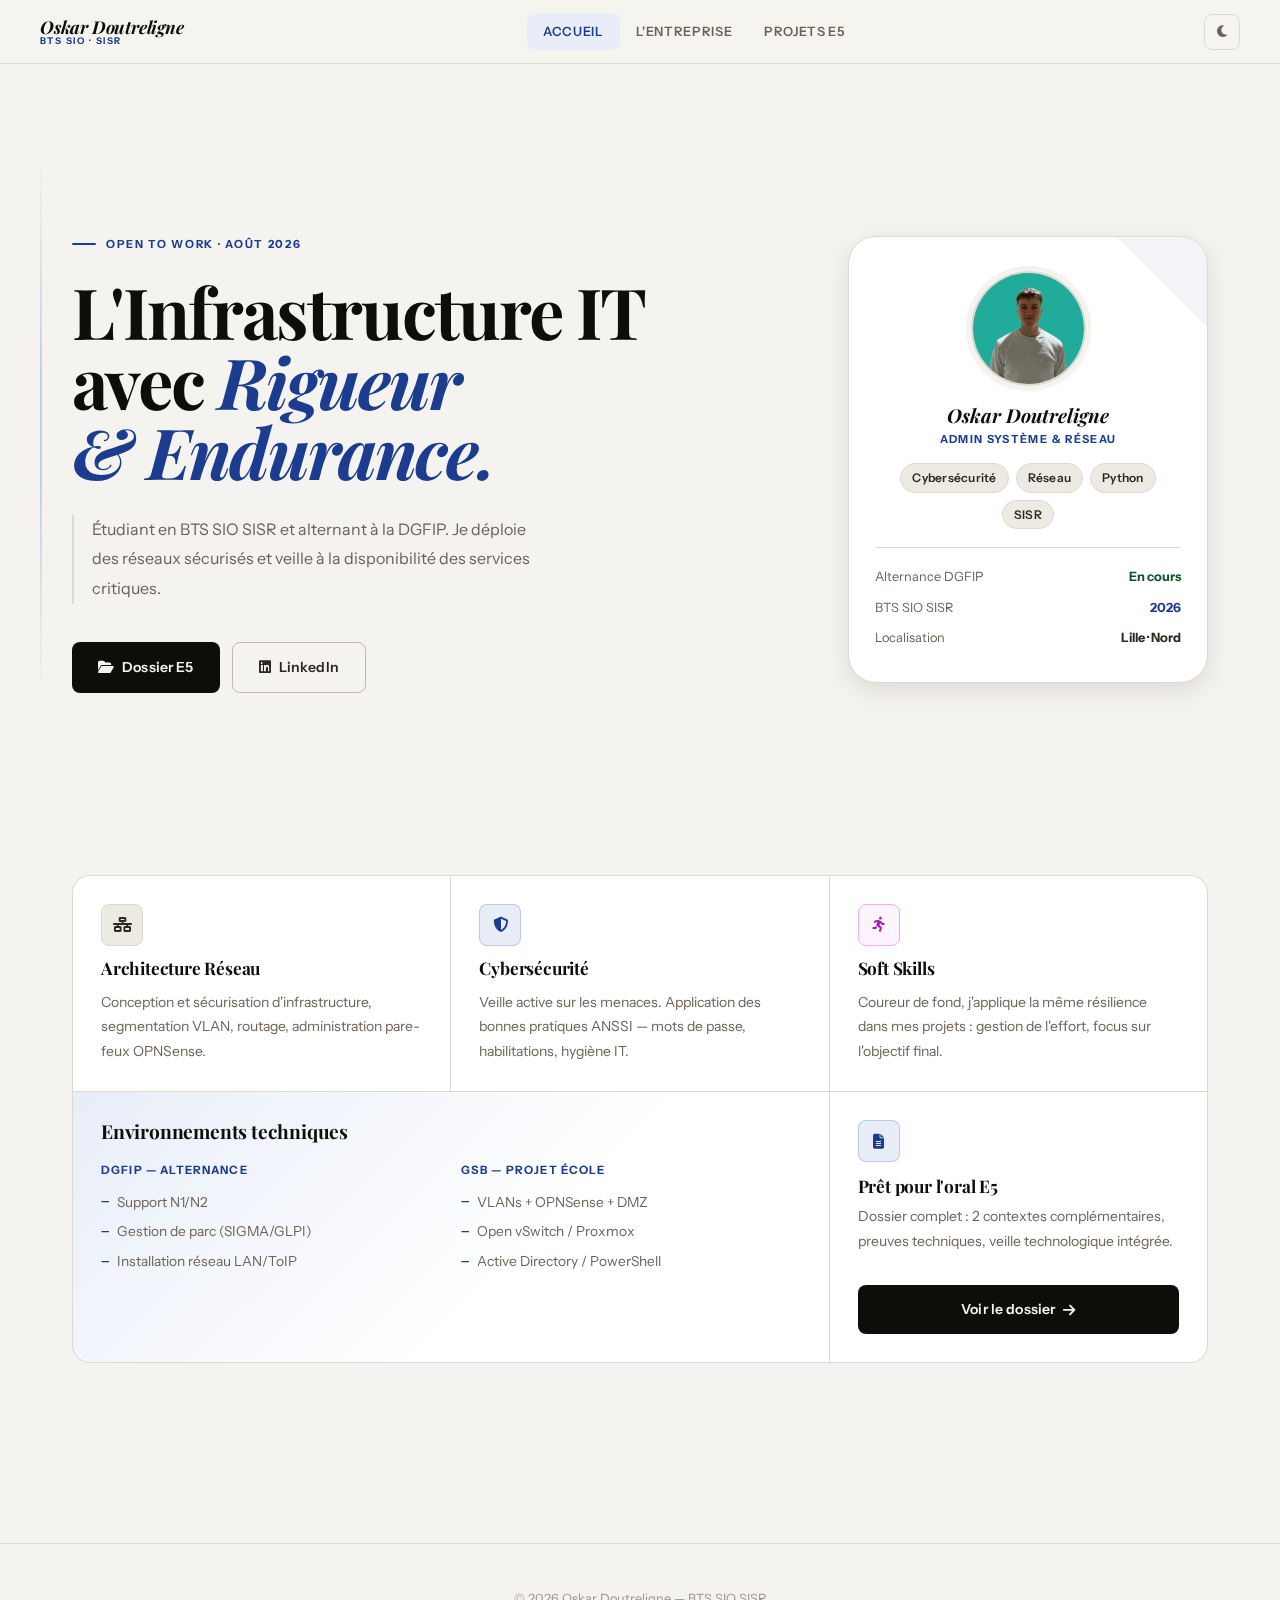
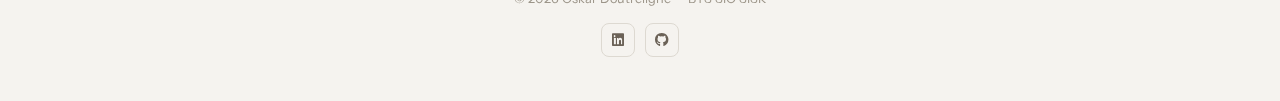
<file: index.html>
<!DOCTYPE html>
<html lang="fr">
<head>
    <meta charset="UTF-8">
    <meta name="viewport" content="width=device-width, initial-scale=1.0">
    <title>Oskar Doutreligne | Portfolio SISR</title>
    <link rel="icon" href="data:image/svg+xml,<svg xmlns=%22http://www.w3.org/2000/svg%22 viewBox=%220 0 100 100%22><text y=%22.9em%22 font-size=%2290%22>⚙️</text></svg>">
    <link rel="stylesheet" href="style.css">
    <link rel="stylesheet" href="https://cdnjs.cloudflare.com/ajax/libs/font-awesome/6.4.0/css/all.min.css">
</head>
<body>

    <header class="main-header">
        <div class="logo">
            Oskar Doutreligne
            <span class="logo-sub">BTS SIO · SISR</span>
        </div>
        <nav class="nav-links">
            <a href="index.html" class="active">Accueil</a>
            <a href="dgfip.html">L'Entreprise</a>
            <a href="epreuve-e5.html">Projets E5</a>
        </nav>
        <div class="header-actions">
            <button id="theme-toggle"><i class="fa-solid fa-moon"></i></button>
            <div class="burger-menu"><i class="fa-solid fa-bars"></i></div>
        </div>
    </header>

    <main class="container">

        <section class="hero">
            <div class="hero-content">
                <div class="hero-eyebrow">Open to Work · Août 2026</div>
                <h1>
                    L'Infrastructure IT<br>
                    avec <em>Rigueur<br>&amp; Endurance.</em>
                </h1>
                <p class="hero-desc">
                    Étudiant en BTS SIO SISR et alternant à la DGFIP. Je déploie des réseaux sécurisés et veille à la disponibilité des services critiques.
                </p>
                <div class="btn-row">
                    <a href="epreuve-e5.html" class="btn btn-primary">
                        <i class="fa-solid fa-folder-open"></i> Dossier E5
                    </a>
                    <a href="https://www.linkedin.com/in/oskar-doutreligne-08216b2b4/" target="_blank" class="btn btn-outline">
                        <i class="fa-brands fa-linkedin"></i> LinkedIn
                    </a>
                </div>
            </div>

            <div class="hero-visual">
                <div class="profile-card">
                    <div class="profile-img">
                        <img src="assets/pp.jpeg" alt="Oskar Doutreligne">
                    </div>
                    <h3>Oskar Doutreligne</h3>
                    <p class="profile-role">Admin Système &amp; Réseau</p>
                    <div style="margin-top: 14px; display: flex; flex-wrap: wrap; gap: 7px; justify-content: center;">
                        <span class="tech-tag">Cybersécurité</span>
                        <span class="tech-tag">Réseau</span>
                        <span class="tech-tag">Python</span>
                        <span class="tech-tag">SISR</span>
                    </div>
                    <div class="profile-stats">
                        <div class="profile-stat">
                            <span class="profile-stat-label">Alternance DGFIP</span>
                            <span class="profile-stat-value live">En cours</span>
                        </div>
                        <div class="profile-stat">
                            <span class="profile-stat-label">BTS SIO SISR</span>
                            <span class="profile-stat-value year">2026</span>
                        </div>
                        <div class="profile-stat">
                            <span class="profile-stat-label">Localisation</span>
                            <span class="profile-stat-value">Lille · Nord</span>
                        </div>
                    </div>
                </div>
            </div>
        </section>

        <section class="section-spacer" style="padding-top: 20px;">
            <div class="bento-grid">

                <div class="bento-card">
                    <div class="card-icon accent-icon"><i class="fa-solid fa-network-wired"></i></div>
                    <h3>Architecture Réseau</h3>
                    <p>Conception et sécurisation d'infrastructure, segmentation VLAN, routage, administration pare-feux OPNSense.</p>
                </div>

                <div class="bento-card">
                    <div class="card-icon primary-icon"><i class="fa-solid fa-shield-halved"></i></div>
                    <h3>Cybersécurité</h3>
                    <p>Veille active sur les menaces. Application des bonnes pratiques ANSSI — mots de passe, habilitations, hygiène IT.</p>
                </div>

                <div class="bento-card">
                    <div class="card-icon" style="background:#fdf4ff; color:#a21caf; border-color:#f0abfc;"><i class="fa-solid fa-person-running"></i></div>
                    <h3>Soft Skills</h3>
                    <p>Coureur de fond, j'applique la même résilience dans mes projets : gestion de l'effort, focus sur l'objectif final.</p>
                </div>

                <div class="bento-card col-span-2 card-highlight-gradient">
                    <h3 style="font-size:1.2rem;">Environnements techniques</h3>
                    <div style="display:grid; grid-template-columns:1fr 1fr; gap:20px; margin-top:6px;">
                        <div>
                            <p style="font-size:0.72rem; font-weight:700; text-transform:uppercase; letter-spacing:0.1em; color:var(--blue); margin-bottom:10px;">DGFIP — Alternance</p>
                            <ul style="display:flex; flex-direction:column; gap:7px; font-size:0.86rem; color:var(--ink-soft);">
                                <li style="display:flex; align-items:center; gap:8px;"><i class="fa-solid fa-minus" style="color:var(--blue); font-size:0.6rem;"></i> Support N1/N2</li>
                                <li style="display:flex; align-items:center; gap:8px;"><i class="fa-solid fa-minus" style="color:var(--blue); font-size:0.6rem;"></i> Gestion de parc (SIGMA/GLPI)</li>
                                <li style="display:flex; align-items:center; gap:8px;"><i class="fa-solid fa-minus" style="color:var(--blue); font-size:0.6rem;"></i> Installation réseau LAN/ToIP</li>
                            </ul>
                        </div>
                        <div>
                            <p style="font-size:0.72rem; font-weight:700; text-transform:uppercase; letter-spacing:0.1em; color:var(--blue); margin-bottom:10px;">GSB — Projet École</p>
                            <ul style="display:flex; flex-direction:column; gap:7px; font-size:0.86rem; color:var(--ink-soft);">
                                <li style="display:flex; align-items:center; gap:8px;"><i class="fa-solid fa-minus" style="color:var(--blue); font-size:0.6rem;"></i> VLANs + OPNSense + DMZ</li>
                                <li style="display:flex; align-items:center; gap:8px;"><i class="fa-solid fa-minus" style="color:var(--blue); font-size:0.6rem;"></i> Open vSwitch / Proxmox</li>
                                <li style="display:flex; align-items:center; gap:8px;"><i class="fa-solid fa-minus" style="color:var(--blue); font-size:0.6rem;"></i> Active Directory / PowerShell</li>
                            </ul>
                        </div>
                    </div>
                </div>

                <div class="bento-card" style="justify-content:space-between;">
                    <div>
                        <div class="card-icon primary-icon" style="margin-bottom:14px;"><i class="fa-solid fa-file-lines"></i></div>
                        <h3>Prêt pour l'oral E5</h3>
                        <p style="margin-top:8px;">Dossier complet : 2 contextes complémentaires, preuves techniques, veille technologique intégrée.</p>
                    </div>
                    <a href="epreuve-e5.html" class="btn btn-primary" style="margin-top:20px; justify-content:center;">
                        Voir le dossier <i class="fa-solid fa-arrow-right"></i>
                    </a>
                </div>

            </div>
        </section>

    </main>

    <footer>
        <div class="container">
            <div class="footer-content">
                <p>&copy; 2026 Oskar Doutreligne — BTS SIO SISR</p>
                <div class="socials">
                    <a href="https://www.linkedin.com/in/oskar-doutreligne-08216b2b4/" target="_blank" aria-label="LinkedIn"><i class="fa-brands fa-linkedin"></i></a>
                    <a href="https://github.com/Oskar59" target="_blank" aria-label="GitHub"><i class="fa-brands fa-github"></i></a>
                </div>
            </div>
        </div>
    </footer>

    <script src="script.js"></script>
</body>
</html>
</file>
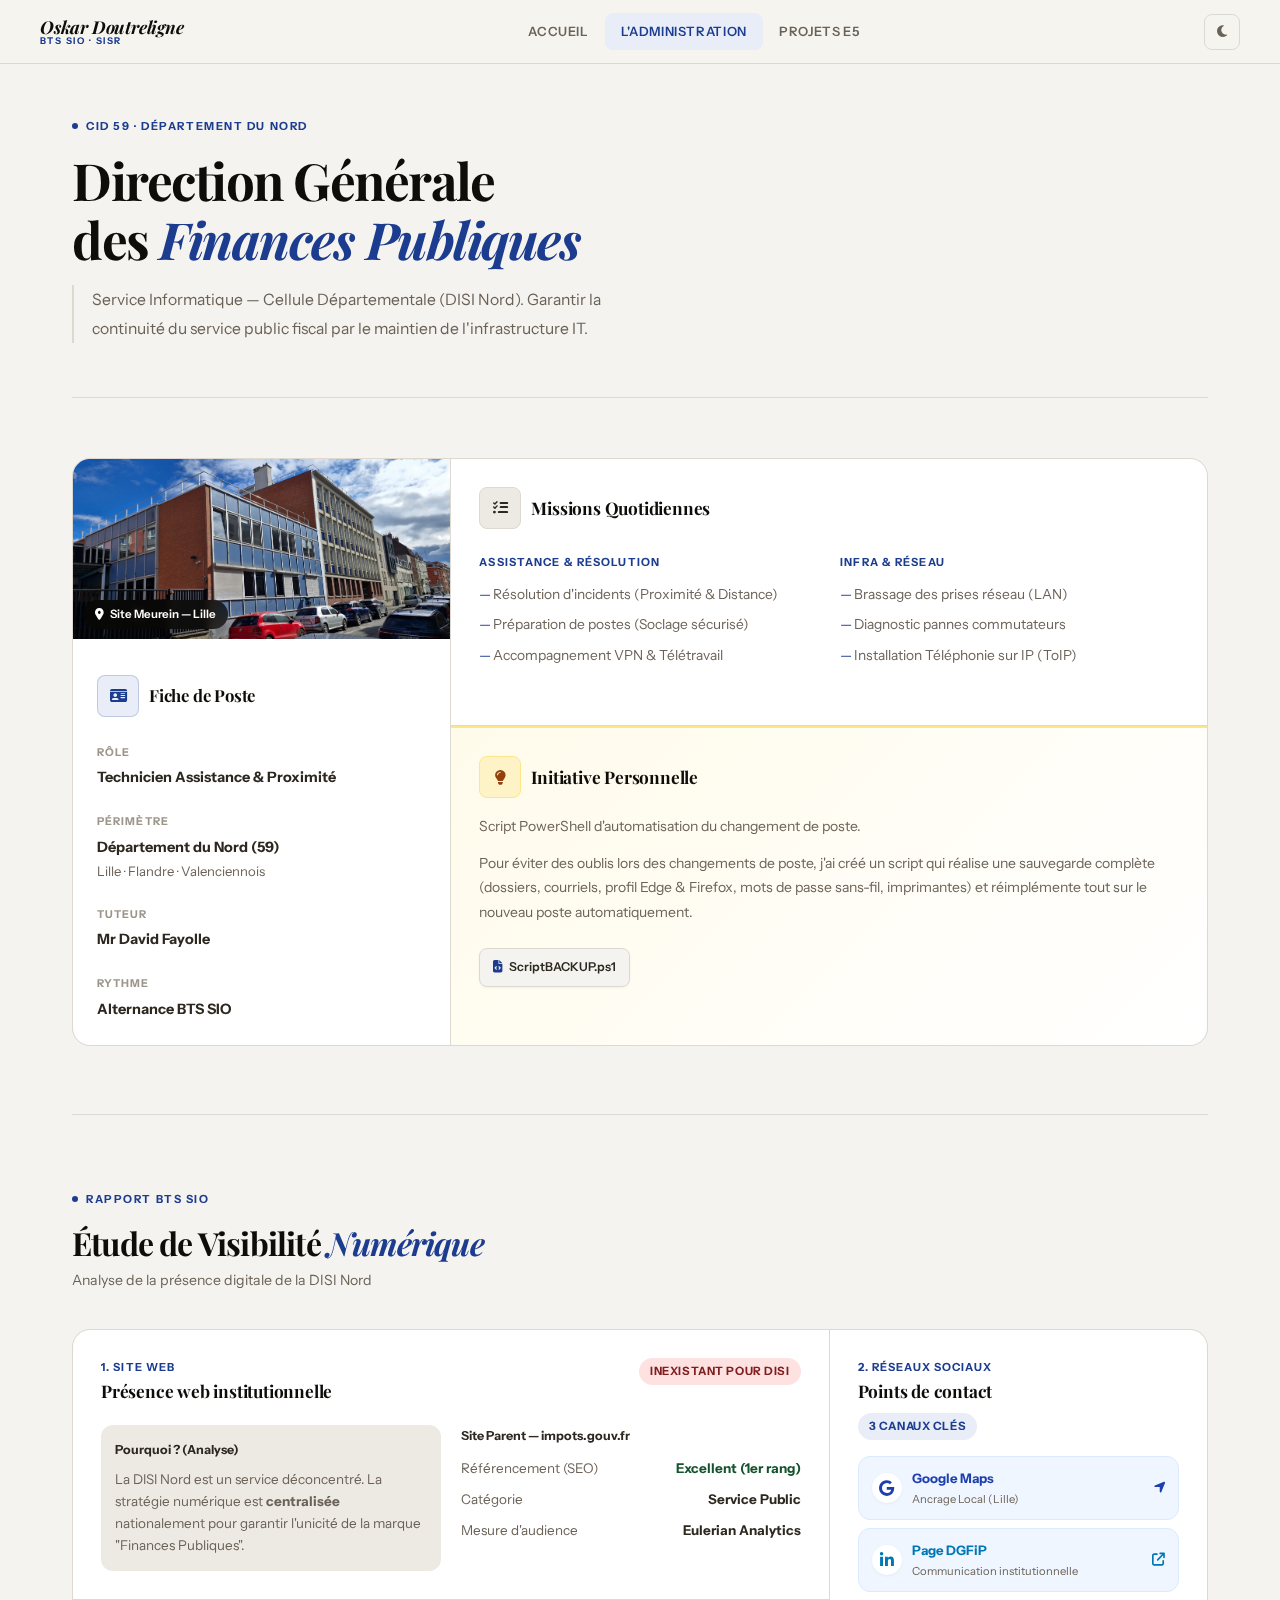
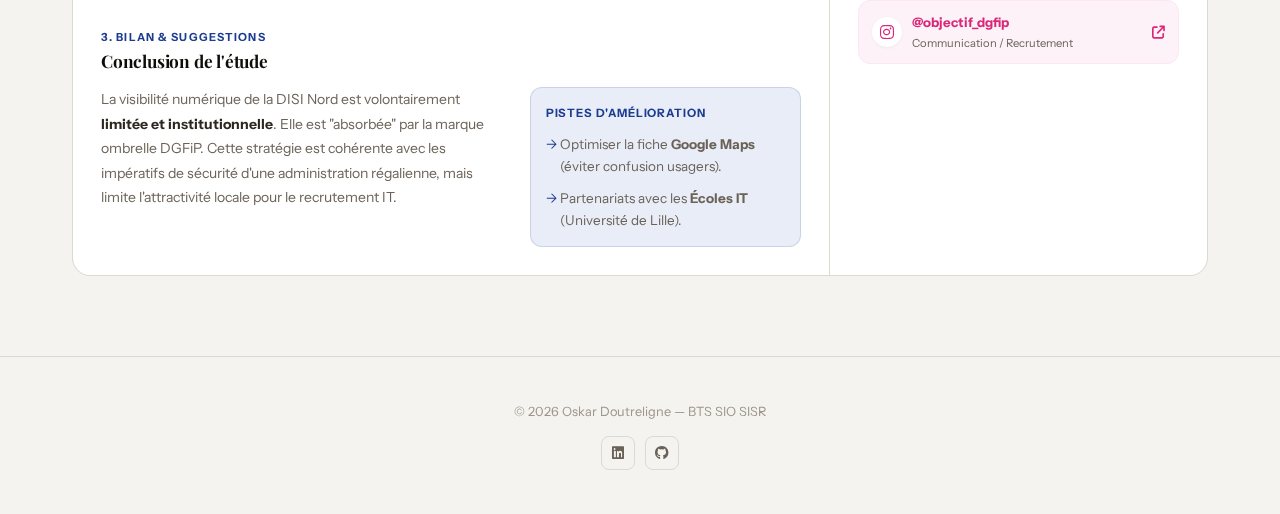
<file: dgfip.html>
<!DOCTYPE html>
<html lang="fr">
<head>
    <meta charset="UTF-8">
    <meta name="viewport" content="width=device-width, initial-scale=1.0">
    <title>DGFIP | Oskar Doutreligne</title>
    <link rel="icon" href="data:image/svg+xml,<svg xmlns=%22http://www.w3.org/2000/svg%22 viewBox=%220 0 100 100%22><text y=%22.9em%22 font-size=%2290%22>⚙️</text></svg>">
    <link rel="stylesheet" href="style.css">
    <link rel="stylesheet" href="https://cdnjs.cloudflare.com/ajax/libs/font-awesome/6.4.0/css/all.min.css">
</head>
<body>

    <header class="main-header">
        <div class="logo">
            Oskar Doutreligne
            <span class="logo-sub">BTS SIO · SISR</span>
        </div>
        <nav class="nav-links">
            <a href="index.html">Accueil</a>
            <a href="dgfip.html" class="active">L'Administration</a>
            <a href="epreuve-e5.html">Projets E5</a>
        </nav>
        <div class="header-actions">
            <button id="theme-toggle"><i class="fa-solid fa-moon"></i></button>
            <div class="burger-menu"><i class="fa-solid fa-bars"></i></div>
        </div>
    </header>

    <main class="container">

        <div class="page-hero">
            <div class="badge"><div class="dot"></div> CID 59 · Département du Nord</div>
            <h1>Direction Générale<br>des <em>Finances Publiques</em></h1>
            <p>Service Informatique — Cellule Départementale (DISI Nord). Garantir la continuité du service public fiscal par le maintien de l'infrastructure IT.</p>
        </div>

        <!-- FICHE DE POSTE -->
        <div class="bento-grid">

            <div class="bento-card row-span-2" style="padding:0; overflow:hidden;">
                <div style="height:180px; width:100%; position:relative; overflow:hidden; flex-shrink:0;">
                    <img src="assets/ESI LILLE.jpg" alt="Site Meurein" style="width:100%; height:100%; object-fit:cover;">
                    <div style="position:absolute; bottom:10px; left:10px; background:rgba(10,8,6,.75); color:white; padding:5px 12px; border-radius:100px; font-size:0.72rem; font-weight:600; display:flex; align-items:center; gap:6px; backdrop-filter:blur(4px);">
                        <i class="fa-solid fa-location-dot"></i> Site Meurein — Lille
                    </div>
                </div>
                <div style="padding:24px; display:flex; flex-direction:column; gap:0;">
                    <div style="display:flex; align-items:center; gap:10px; margin-bottom:20px;">
                        <div class="card-icon primary-icon"><i class="fa-solid fa-id-card"></i></div>
                        <h3 style="font-size:1.05rem;">Fiche de Poste</h3>
                    </div>
                    <ul style="display:flex; flex-direction:column; gap:16px;">
                        <li>
                            <span style="font-size:0.68rem; text-transform:uppercase; letter-spacing:0.1em; color:var(--ink-faint); font-weight:700;">Rôle</span>
                            <div style="font-weight:700; color:var(--ink-mid); margin-top:3px; font-size:0.9rem;">Technicien Assistance &amp; Proximité</div>
                        </li>
                        <li>
                            <span style="font-size:0.68rem; text-transform:uppercase; letter-spacing:0.1em; color:var(--ink-faint); font-weight:700;">Périmètre</span>
                            <div style="font-weight:700; color:var(--ink-mid); margin-top:3px; font-size:0.9rem;">Département du Nord (59)</div>
                            <div style="font-size:0.82rem; color:var(--ink-soft); margin-top:2px;">Lille · Flandre · Valenciennois</div>
                        </li>
                        <li>
                            <span style="font-size:0.68rem; text-transform:uppercase; letter-spacing:0.1em; color:var(--ink-faint); font-weight:700;">Tuteur</span>
                            <div style="font-weight:700; color:var(--ink-mid); margin-top:3px; font-size:0.9rem;">Mr David Fayolle</div>
                        </li>
                        <li>
                            <span style="font-size:0.68rem; text-transform:uppercase; letter-spacing:0.1em; color:var(--ink-faint); font-weight:700;">Rythme</span>
                            <div style="font-weight:700; color:var(--ink-mid); margin-top:3px; font-size:0.9rem;">Alternance BTS SIO</div>
                        </li>
                    </ul>
                </div>
            </div>

            <div class="bento-card col-span-2">
                <div style="display:flex; align-items:center; gap:10px; margin-bottom:4px;">
                    <div class="card-icon accent-icon"><i class="fa-solid fa-list-check"></i></div>
                    <h3>Missions Quotidiennes</h3>
                </div>
                <div style="display:grid; grid-template-columns:1fr 1fr; gap:22px; margin-top:8px;">
                    <div>
                        <p style="font-size:0.7rem; font-weight:700; text-transform:uppercase; letter-spacing:0.1em; color:var(--blue); margin-bottom:10px;">Assistance &amp; Résolution</p>
                        <ul style="display:flex; flex-direction:column; gap:8px; font-size:0.86rem; color:var(--ink-soft);">
                            <li style="padding-left:14px; position:relative;"><span style="position:absolute; left:0; color:var(--blue);">—</span>Résolution d'incidents (Proximité &amp; Distance)</li>
                            <li style="padding-left:14px; position:relative;"><span style="position:absolute; left:0; color:var(--blue);">—</span>Préparation de postes (Soclage sécurisé)</li>
                            <li style="padding-left:14px; position:relative;"><span style="position:absolute; left:0; color:var(--blue);">—</span>Accompagnement VPN &amp; Télétravail</li>
                        </ul>
                    </div>
                    <div>
                        <p style="font-size:0.7rem; font-weight:700; text-transform:uppercase; letter-spacing:0.1em; color:var(--blue); margin-bottom:10px;">Infra &amp; Réseau</p>
                        <ul style="display:flex; flex-direction:column; gap:8px; font-size:0.86rem; color:var(--ink-soft);">
                            <li style="padding-left:14px; position:relative;"><span style="position:absolute; left:0; color:var(--blue);">—</span>Brassage des prises réseau (LAN)</li>
                            <li style="padding-left:14px; position:relative;"><span style="position:absolute; left:0; color:var(--blue);">—</span>Diagnostic pannes commutateurs</li>
                            <li style="padding-left:14px; position:relative;"><span style="position:absolute; left:0; color:var(--blue);">—</span>Installation Téléphonie sur IP (ToIP)</li>
                        </ul>
                    </div>
                </div>
            </div>

            <div class="bento-card col-span-2" style="background:linear-gradient(135deg, #fffbeb 0%, var(--card) 100%); border-top: 2px solid #fde68a;">
                <div style="display:flex; align-items:center; gap:10px; margin-bottom:4px;">
                    <div class="card-icon" style="background:#fef3c7; color:#92400e; border-color:#fde68a;"><i class="fa-solid fa-lightbulb"></i></div>
                    <h3>Initiative Personnelle</h3>
                </div>
                <p>Script PowerShell d'automatisation du changement de poste.</p>
                <p style="font-size:0.875rem; color:var(--ink-soft); line-height:1.75;">Pour éviter des oublis lors des changements de poste, j'ai créé un script qui réalise une sauvegarde complète (dossiers, courriels, profil Edge &amp; Firefox, mots de passe sans-fil, imprimantes) et réimplémente tout sur le nouveau poste automatiquement.</p>
                <div class="proof-container">
                    <a class="proof-badge" href="assets/ScriptBACKUP.ps1" download="ScriptBACKUP.ps1">
                        <i class="fa-solid fa-file-code"></i> ScriptBACKUP.ps1
                    </a>
                </div>
            </div>

        </div>

        <hr class="divider">

        <!-- ÉTUDE DE VISIBILITÉ -->
        <div style="display:flex; align-items:baseline; justify-content:space-between; margin-bottom:36px; flex-wrap:wrap; gap:14px;">
            <div>
                <div class="badge"><div class="dot"></div> Rapport BTS SIO</div>
                <h2 style="font-size:2rem; letter-spacing:-0.8px;">Étude de Visibilité <em style="color:var(--blue);">Numérique</em></h2>
                <p style="font-size:0.88rem; color:var(--ink-soft); margin-top:8px;">Analyse de la présence digitale de la DISI Nord</p>
            </div>
        </div>

        <div class="bento-grid">

            <div class="bento-card col-span-2">
                <div style="display:flex; justify-content:space-between; align-items:flex-start; flex-wrap:wrap; gap:10px;">
                    <div>
                        <p style="font-size:0.7rem; font-weight:700; text-transform:uppercase; letter-spacing:0.1em; color:var(--blue);">1. Site Web</p>
                        <h3 style="margin-top:4px;">Présence web institutionnelle</h3>
                    </div>
                    <span class="status-pill status-bad">Inexistant pour DISI</span>
                </div>
                <div style="display:grid; grid-template-columns:1fr 1fr; gap:20px; margin-top:12px;">
                    <div style="background:var(--subtle); padding:14px; border-radius:var(--r-md);">
                        <p style="font-size:0.78rem; font-weight:700; color:var(--ink-mid); margin-bottom:7px;">Pourquoi ? (Analyse)</p>
                        <p style="font-size:0.84rem; line-height:1.65;">La DISI Nord est un service déconcentré. La stratégie numérique est <strong>centralisée</strong> nationalement pour garantir l'unicité de la marque "Finances Publiques".</p>
                    </div>
                    <div>
                        <p style="font-size:0.78rem; font-weight:700; color:var(--ink-mid); margin-bottom:10px;">Site Parent — impots.gouv.fr</p>
                        <ul style="display:flex; flex-direction:column; gap:9px; font-size:0.84rem;">
                            <li style="display:flex; justify-content:space-between; align-items:center;">
                                <span style="color:var(--ink-soft);">Référencement (SEO)</span>
                                <strong style="color:var(--green);">Excellent (1er rang)</strong>
                            </li>
                            <li style="display:flex; justify-content:space-between; align-items:center;">
                                <span style="color:var(--ink-soft);">Catégorie</span>
                                <strong style="color:var(--ink-mid);">Service Public</strong>
                            </li>
                            <li style="display:flex; justify-content:space-between; align-items:center;">
                                <span style="color:var(--ink-soft);">Mesure d'audience</span>
                                <strong style="color:var(--ink-mid);">Eulerian Analytics</strong>
                            </li>
                        </ul>
                    </div>
                </div>
            </div>

            <div class="bento-card row-span-2">
                <div>
                    <p style="font-size:0.7rem; font-weight:700; text-transform:uppercase; letter-spacing:0.1em; color:var(--blue);">2. Réseaux Sociaux</p>
                    <h3 style="margin-top:4px;">Points de contact</h3>
                </div>
                <span class="status-pill status-info" style="align-self:flex-start;">3 canaux clés</span>
                <div style="display:flex; flex-direction:column; gap:8px; margin-top:4px;">
                    <div style="display:flex; align-items:center; justify-content:space-between; padding:11px 13px; background:#eff6ff; border:1px solid #dbeafe; border-radius:var(--r-md);">
                        <div style="display:flex; align-items:center; gap:10px;">
                            <div style="width:30px; height:30px; background:white; border-radius:50%; display:flex; align-items:center; justify-content:center; box-shadow:var(--sh-xs);"><i class="fa-brands fa-google" style="color:#1e40af;"></i></div>
                            <div>
                                <div style="font-size:0.82rem; font-weight:700; color:#1e40af;">Google Maps</div>
                                <div style="font-size:0.7rem; color:var(--ink-soft);">Ancrage Local (Lille)</div>
                            </div>
                        </div>
                        <a href="#" style="color:#1e40af; font-size:0.82rem;"><i class="fa-solid fa-location-arrow"></i></a>
                    </div>
                    <div style="display:flex; align-items:center; justify-content:space-between; padding:11px 13px; background:#eff6ff; border:1px solid #dbeafe; border-radius:var(--r-md);">
                        <div style="display:flex; align-items:center; gap:10px;">
                            <div style="width:30px; height:30px; background:white; border-radius:50%; display:flex; align-items:center; justify-content:center; box-shadow:var(--sh-xs);"><i class="fa-brands fa-linkedin-in" style="color:#0077b5;"></i></div>
                            <div>
                                <div style="font-size:0.82rem; font-weight:700; color:#0077b5;">Page DGFiP</div>
                                <div style="font-size:0.7rem; color:var(--ink-soft);">Communication institutionnelle</div>
                            </div>
                        </div>
                        <a href="https://www.linkedin.com/company/direction-g-n-rale-des-finances-publiques/" target="_blank" style="color:#0077b5; font-size:0.82rem;"><i class="fa-solid fa-arrow-up-right-from-square"></i></a>
                    </div>
                    <div style="display:flex; align-items:center; justify-content:space-between; padding:11px 13px; background:#fdf2f8; border:1px solid #fce7f3; border-radius:var(--r-md);">
                        <div style="display:flex; align-items:center; gap:10px;">
                            <div style="width:30px; height:30px; background:white; border-radius:50%; display:flex; align-items:center; justify-content:center; box-shadow:var(--sh-xs);"><i class="fa-brands fa-instagram" style="color:#db2777;"></i></div>
                            <div>
                                <div style="font-size:0.82rem; font-weight:700; color:#db2777;">@objectif_dgfip</div>
                                <div style="font-size:0.7rem; color:var(--ink-soft);">Communication / Recrutement</div>
                            </div>
                        </div>
                        <a href="https://www.instagram.com/objectif_dgfip/" target="_blank" style="color:#db2777; font-size:0.82rem;"><i class="fa-solid fa-arrow-up-right-from-square"></i></a>
                    </div>
                </div>

            </div>

            <div class="bento-card col-span-2">
                <div>
                    <p style="font-size:0.7rem; font-weight:700; text-transform:uppercase; letter-spacing:0.1em; color:var(--blue);">3. Bilan &amp; Suggestions</p>
                    <h3 style="margin-top:4px;">Conclusion de l'étude</h3>
                </div>
                <div style="display:grid; grid-template-columns:1.5fr 1fr; gap:22px; margin-top:4px;">
                    <p style="font-size:0.875rem; color:var(--ink-soft); line-height:1.75;">
                        La visibilité numérique de la DISI Nord est volontairement <strong style="color:var(--ink-mid);">limitée et institutionnelle</strong>. Elle est "absorbée" par la marque ombrelle DGFiP. Cette stratégie est cohérente avec les impératifs de sécurité d'une administration régalienne, mais limite l'attractivité locale pour le recrutement IT.
                    </p>
                    <div style="background:var(--blue-pale); padding:15px; border-radius:var(--r-md); border:1px solid rgba(28,61,143,.15);">
                        <p style="font-size:0.72rem; font-weight:700; color:var(--blue); margin-bottom:10px; text-transform:uppercase; letter-spacing:0.08em;">Pistes d'amélioration</p>
                        <ul style="display:flex; flex-direction:column; gap:9px; font-size:0.84rem; color:var(--ink-soft);">
                            <li style="padding-left:14px; position:relative;"><span style="position:absolute; left:0; color:var(--blue);">→</span>Optimiser la fiche <strong>Google Maps</strong> (éviter confusion usagers).</li>
                            <li style="padding-left:14px; position:relative;"><span style="position:absolute; left:0; color:var(--blue);">→</span>Partenariats avec les <strong>Écoles IT</strong> (Université de Lille).</li>
                        </ul>
                    </div>
                </div>
            </div>

        </div>

    </main>

    <footer>
        <div class="container">
            <div class="footer-content">
                <p>&copy; 2026 Oskar Doutreligne — BTS SIO SISR</p>
                <div class="socials">
                    <a href="https://www.linkedin.com/in/oskar-doutreligne-08216b2b4/" target="_blank"><i class="fa-brands fa-linkedin"></i></a>
                    <a href="https://github.com/Oskar59" target="_blank"><i class="fa-brands fa-github"></i></a>
                </div>
            </div>
        </div>
    </footer>

    <script src="script.js"></script>
</body>
</html>
</file>
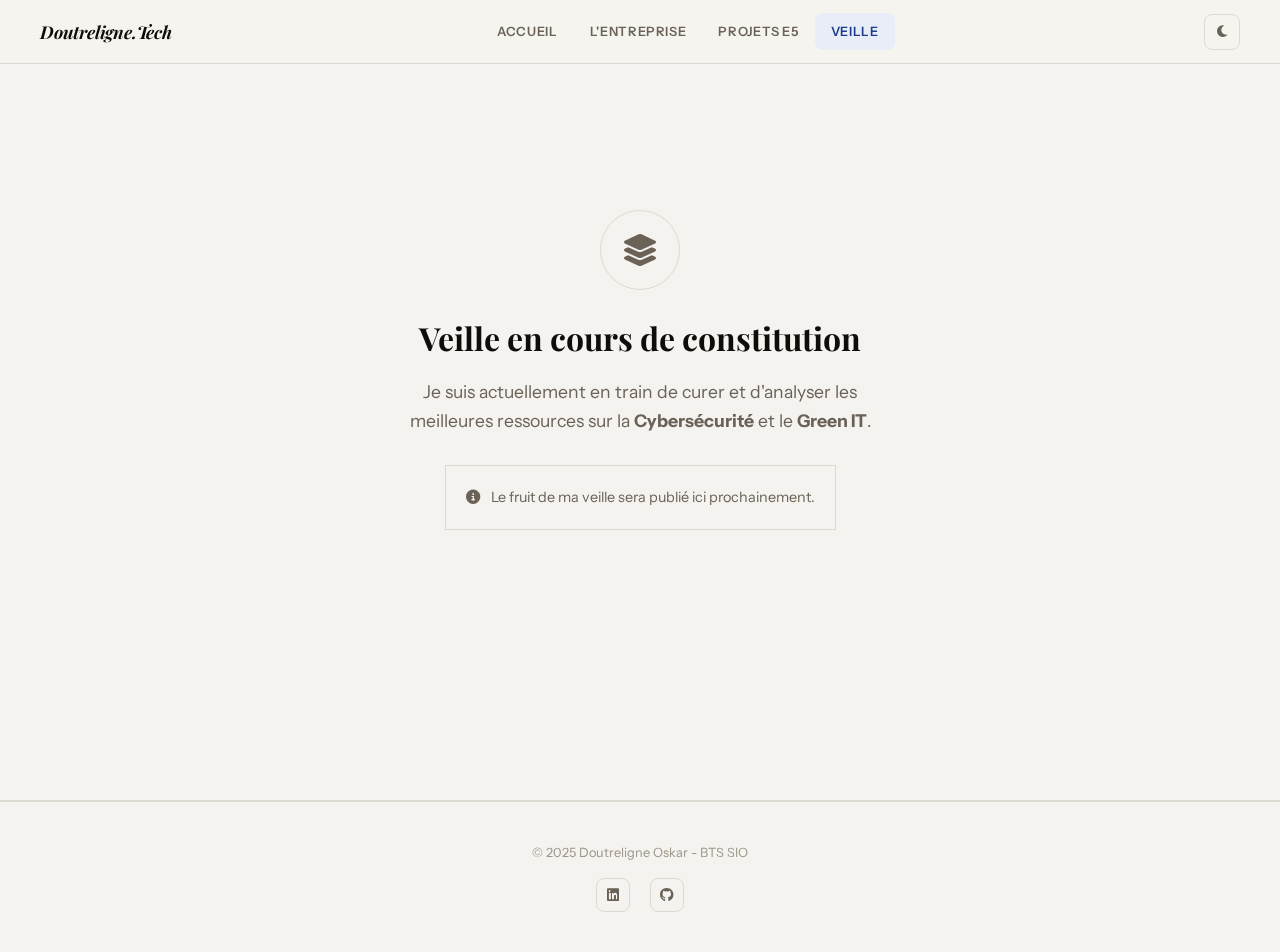
<file: veille.html>
<!DOCTYPE html>
<html lang="fr">
<head>
    <meta charset="UTF-8">
    <title>Veille Tech | Oskar Doutreligne</title>
    <link rel="stylesheet" href="style.css">
    <link rel="stylesheet" href="https://cdnjs.cloudflare.com/ajax/libs/font-awesome/6.4.0/css/all.min.css">
</head>
<body>
    <header class="main-header">
        <div class="logo">Doutreligne<span>.Tech</span></div>
        <nav class="nav-links">
            <a href="index.html">Accueil</a>
            <a href="dgfip.html">L'Entreprise</a>
            <a href="epreuve-e5.html">Projets E5</a>
            <a href="veille.html" class="active">Veille</a>
        </nav>
        <div class="header-actions">
            <button id="theme-toggle"><i class="fa-solid fa-moon"></i></button>
            <div class="burger-menu"><i class="fa-solid fa-bars"></i></div>
        </div>
    </header>

    <main class="container section-spacer" style="padding-top: 120px; min-height: 80vh; display: flex; flex-direction: column; justify-content: center;">
        
        <div style="text-align: center; max-width: 600px; margin: 0 auto; padding: 40px;">
            <div style="width: 80px; height: 80px; background: var(--bg-subtle); border-radius: 50%; display: flex; align-items: center; justify-content: center; margin: 0 auto 30px; border: 1px solid var(--border);">
                <i class="fa-solid fa-layer-group" style="font-size: 2rem; color: var(--primary);"></i>
            </div>

            <h1 style="margin-bottom: 20px;">Veille en cours de constitution</h1>
            
            <p style="color: var(--text-main); font-size: 1.1rem; margin-bottom: 30px;">
                Je suis actuellement en train de curer et d'analyser les meilleures ressources sur la <strong>Cybersécurité</strong> et le <strong>Green IT</strong>.
            </p>

            <div style="background: var(--bg-card); border: 1px solid var(--border); padding: 20px; border-radius: var(--radius); display: inline-block;">
                <p style="font-size: 0.9rem; margin: 0;">
                    <i class="fa-solid fa-circle-info" style="color: var(--accent); margin-right: 8px;"></i>
                    Le fruit de ma veille sera publié ici prochainement.
                </p>
            </div>
        </div>

    </main>
    
    <footer>
        <div class="footer-content" style="text-align: center; padding: 40px 0; border-top: 1px solid var(--border); margin-top: auto;">
            <p>&copy; 2025 Doutreligne Oskar - BTS SIO</p>
            <div class="socials" style="margin-top: 15px; font-size: 1.2rem; display: flex; justify-content: center; gap: 20px;">
                <a href="https://www.linkedin.com/in/oskar-doutreligne-08216b2b4/" target="_blank"><i class="fa-brands fa-linkedin"></i></a>
                <a href="https://github.com/Oskar59" target="_blank"><i class="fa-brands fa-github"></i></a>
            </div>
        </div>
    </footer>
    <script src="script.js"></script>
</body>
</html>
</file>
<file: style.css>
/* ============================================================
   OSKAR DOUTRELIGNE — Portfolio BTS SIO SISR
   Design: Editorial Bold · Typographic · Architectural
   ============================================================ */

@import url('https://fonts.googleapis.com/css2?family=Playfair+Display:ital,wght@0,700;0,900;1,700;1,900&family=Instrument+Sans:ital,wght@0,400;0,500;0,600;0,700;1,400&display=swap');

:root {
    --canvas:     #f5f3ef;
    --white:      #ffffff;
    --card:       #ffffff;
    --subtle:     #edeae4;
    --muted:      #e2ddd5;

    --ink:        #0f0d0a;
    --ink-mid:    #2c2820;
    --ink-soft:   #6b6257;
    --ink-faint:  #9c9589;

    --blue:       #1c3d8f;
    --blue-pale:  #e8edf8;
    --blue-glow:  rgba(28, 61, 143, 0.12);

    --green:      #14532d;
    --green-bg:   #dcfce7;
    --amber:      #92400e;
    --amber-bg:   #fef3c7;
    --red:        #7f1d1d;
    --red-bg:     #fee2e2;

    --border:        #ddd9d1;
    --border-strong: #bfb9af;

    --font-display: 'Playfair Display', Georgia, serif;
    --font-body:    'Instrument Sans', system-ui, sans-serif;

    --r-xs: 4px;
    --r-sm: 8px;
    --r-md: 12px;
    --r-lg: 18px;
    --r-xl: 28px;

    --sh-xs: 0 1px 3px rgba(15,13,10,.05);
    --sh-sm: 0 2px 10px rgba(15,13,10,.07);
    --sh-md: 0 8px 24px rgba(15,13,10,.10);
    --sh-lg: 0 20px 50px rgba(15,13,10,.14);

    --t: 0.2s cubic-bezier(0.4, 0, 0.2, 1);
}

[data-theme="dark"] {
    --canvas:     #0d0b09;
    --white:      #0d0b09;
    --card:       #161310;
    --subtle:     #1f1c17;
    --muted:      #2a2620;

    --ink:        #f0ece5;
    --ink-mid:    #d4cfc8;
    --ink-soft:   #8c8479;
    --ink-faint:  #5c5650;

    --blue:       #6b9df0;
    --blue-pale:  #1a2540;

    --border:        #2a2620;
    --border-strong: #3d3830;
}

/* ── RESET ───────────────────────────────────────────────────── */
*, *::before, *::after { box-sizing: border-box; margin: 0; padding: 0; }
html { scroll-behavior: smooth; }

body {
    font-family: var(--font-body);
    background: var(--canvas);
    color: var(--ink-soft);
    line-height: 1.65;
    overflow-x: hidden;
    transition: background .3s, color .3s;
}

h1, h2, h3 {
    font-family: var(--font-display);
    color: var(--ink);
    line-height: 1.15;
    font-weight: 700;
}

h4, h5 { font-family: var(--font-body); color: var(--ink-mid); font-weight: 700; }

a { text-decoration: none; color: inherit; transition: color var(--t); }
ul { list-style: none; }
img { max-width: 100%; display: block; }

code {
    font-family: 'SF Mono', 'Fira Code', monospace;
    font-size: 0.82em;
    background: var(--subtle);
    padding: 2px 7px;
    border-radius: var(--r-xs);
    color: var(--blue);
    border: 1px solid var(--border);
}

.container {
    max-width: 1200px;
    margin: 0 auto;
    padding: 0 32px;
}

.section-spacer { padding: 100px 0; }

/* ── HEADER ──────────────────────────────────────────────────── */
.main-header {
    position: fixed;
    top: 0; left: 0; right: 0;
    z-index: 1000;
    height: 64px;
    display: flex;
    align-items: center;
    justify-content: space-between;
    padding: 0 40px;
    background: color-mix(in srgb, var(--canvas) 94%, transparent);
    backdrop-filter: blur(16px) saturate(1.5);
    -webkit-backdrop-filter: blur(16px) saturate(1.5);
    border-bottom: 1px solid var(--border);
    transition: background .3s;
}

.logo {
    font-family: var(--font-display);
    font-size: 1.1rem;
    font-weight: 700;
    font-style: italic;
    color: var(--ink);
    letter-spacing: -0.2px;
    line-height: 1;
}

.logo-sub {
    display: block;
    font-family: var(--font-body);
    font-style: normal;
    font-size: 0.58rem;
    font-weight: 700;
    letter-spacing: 0.16em;
    text-transform: uppercase;
    color: var(--blue);
    margin-top: 1px;
}

.nav-links {
    display: flex;
    align-items: center;
    gap: 0;
}

.nav-links a {
    font-size: 0.8rem;
    font-weight: 600;
    color: var(--ink-soft);
    padding: 8px 16px;
    border-radius: var(--r-sm);
    transition: all var(--t);
    letter-spacing: 0.05em;
    text-transform: uppercase;
}

.nav-links a:hover { color: var(--ink); background: var(--subtle); }
.nav-links a.active { color: var(--blue); background: var(--blue-pale); }

.header-actions {
    display: flex;
    align-items: center;
    gap: 8px;
}

.header-actions button {
    width: 36px; height: 36px;
    background: transparent;
    border: 1px solid var(--border);
    border-radius: var(--r-sm);
    color: var(--ink-soft);
    cursor: pointer;
    display: flex; align-items: center; justify-content: center;
    font-size: 0.85rem;
    transition: all var(--t);
}
.header-actions button:hover { background: var(--subtle); color: var(--blue); border-color: var(--blue); }

.burger-menu {
    display: none;
    cursor: pointer;
    font-size: 1.1rem;
    color: var(--ink);
    padding: 6px;
}

/* ── HERO ────────────────────────────────────────────────────── */
.hero {
    display: grid;
    grid-template-columns: 1fr 360px;
    gap: 60px;
    align-items: center;
    min-height: 95vh;
    padding-top: 64px;
    position: relative;
}

.hero::before {
    content: '';
    position: absolute;
    left: -32px;
    top: 18%; bottom: 18%;
    width: 2px;
    background: linear-gradient(to bottom, transparent, var(--blue) 40%, var(--blue) 60%, transparent);
    opacity: 0.2;
}

.hero-eyebrow {
    display: inline-flex;
    align-items: center;
    gap: 10px;
    font-size: 0.7rem;
    font-weight: 700;
    letter-spacing: 0.15em;
    text-transform: uppercase;
    color: var(--blue);
    margin-bottom: 22px;
}

.hero-eyebrow::before {
    content: '';
    display: inline-block;
    width: 24px; height: 2px;
    background: var(--blue);
    border-radius: 2px;
}

.hero h1 {
    font-size: clamp(2.8rem, 5.5vw, 5rem);
    letter-spacing: -2px;
    line-height: 1.0;
    margin-bottom: 28px;
    color: var(--ink);
}

.hero h1 em {
    font-style: italic;
    color: var(--blue);
}

.hero-desc {
    font-size: 1rem;
    color: var(--ink-soft);
    max-width: 480px;
    line-height: 1.85;
    margin-bottom: 38px;
    border-left: 2px solid var(--border);
    padding-left: 18px;
}

.btn-row { display: flex; gap: 12px; flex-wrap: wrap; }

.btn {
    display: inline-flex;
    align-items: center;
    gap: 8px;
    padding: 13px 26px;
    border-radius: var(--r-sm);
    font-family: var(--font-body);
    font-size: 0.875rem;
    font-weight: 600;
    cursor: pointer;
    border: none;
    transition: all var(--t);
    letter-spacing: 0.01em;
}

.btn-primary { background: var(--ink); color: var(--canvas); }
.btn-primary:hover { background: var(--blue); transform: translateY(-2px); box-shadow: var(--sh-md); }

.btn-outline {
    background: transparent;
    color: var(--ink-mid);
    border: 1.5px solid var(--border-strong);
}
.btn-outline:hover { border-color: var(--blue); color: var(--blue); background: var(--blue-pale); }

/* ── PROFILE CARD ────────────────────────────────────────────── */
.hero-visual { position: relative; }

.profile-card {
    background: var(--card);
    border: 1px solid var(--border);
    border-radius: var(--r-xl);
    padding: 34px 26px;
    text-align: center;
    box-shadow: var(--sh-md);
    position: relative;
    overflow: hidden;
    transition: transform var(--t), box-shadow var(--t);
}

.profile-card::before {
    content: '';
    position: absolute;
    top: 0; right: 0;
    width: 90px; height: 90px;
    background: var(--blue);
    clip-path: polygon(100% 0, 0 0, 100% 100%);
    opacity: 0.06;
}

.profile-card:hover { transform: translateY(-6px); box-shadow: var(--sh-lg); }

.profile-img { display: flex; justify-content: center; margin-bottom: 18px; }

.profile-img img {
    width: 115px; height: 115px;
    border-radius: 50%;
    object-fit: cover;
    border: 2px solid var(--border);
    outline: 5px solid var(--canvas);
    box-shadow: var(--sh-sm);
    transition: all var(--t);
}
.profile-card:hover .profile-img img { border-color: var(--blue); }

.profile-card h3 { font-size: 1.2rem; font-style: italic; margin-bottom: 4px; }

.profile-role {
    font-size: 0.7rem; font-weight: 700;
    text-transform: uppercase; letter-spacing: 0.12em;
    color: var(--blue); margin-bottom: 0;
}

.profile-stats {
    display: flex; flex-direction: column; gap: 9px;
    margin-top: 18px; padding-top: 18px;
    border-top: 1px solid var(--border);
}

.profile-stat { display: flex; justify-content: space-between; align-items: center; font-size: 0.8rem; }
.profile-stat-label { color: var(--ink-soft); }
.profile-stat-value { font-weight: 700; color: var(--ink-mid); }
.profile-stat-value.live { color: var(--green); }
.profile-stat-value.year { color: var(--blue); }

/* ── BADGE ───────────────────────────────────────────────────── */
.badge {
    display: inline-flex; align-items: center; gap: 8px;
    color: var(--blue);
    font-size: 0.7rem; font-weight: 700;
    letter-spacing: 0.14em; text-transform: uppercase;
    margin-bottom: 16px;
}

.dot {
    width: 6px; height: 6px;
    background: var(--blue); border-radius: 50%;
    animation: blink 2.5s infinite;
}

@keyframes blink {
    0%, 100% { opacity: 1; }
    50%       { opacity: 0.25; }
}

/* ── PAGE HERO ───────────────────────────────────────────────── */
.page-hero {
    padding: 110px 0 54px;
    border-bottom: 1px solid var(--border);
    margin-bottom: 60px;
}

.page-hero h1 {
    font-size: clamp(2rem, 4vw, 3.6rem);
    letter-spacing: -1.5px;
    margin-bottom: 14px;
}

.page-hero h1 em { font-style: italic; color: var(--blue); }

.page-hero p {
    font-size: 0.98rem; color: var(--ink-soft);
    max-width: 580px; line-height: 1.85;
    border-left: 2px solid var(--border); padding-left: 18px;
    margin-top: 16px;
}

/* ── BENTO GRID ──────────────────────────────────────────────── */
.bento-grid {
    display: grid;
    grid-template-columns: repeat(3, 1fr);
    gap: 1px;
    background: var(--border);
    border: 1px solid var(--border);
    border-radius: var(--r-lg);
    overflow: hidden;
}

.col-span-2 { grid-column: span 2; }
.col-span-3 { grid-column: span 3; }
.row-span-2 { grid-row: span 2; }

.bento-card {
    background: var(--card);
    padding: 28px;
    display: flex; flex-direction: column; gap: 12px;
    transition: background var(--t);
}

.bento-card:hover { background: color-mix(in srgb, var(--blue-pale) 35%, var(--card)); }

.bento-card h3 {
    font-size: 1.08rem;
    font-family: var(--font-display);
    font-weight: 700;
    letter-spacing: -0.2px;
}

.bento-card p { font-size: 0.875rem; color: var(--ink-soft); line-height: 1.75; }

.card-hero-gradient {
    background: linear-gradient(135deg, var(--card) 0%, var(--subtle) 100%);
    display: flex; align-items: center; gap: 32px; flex-wrap: wrap;
}

.card-highlight-gradient {
    background: linear-gradient(135deg, var(--blue-pale) 0%, var(--card) 60%);
}

/* ── ICONS ───────────────────────────────────────────────────── */
.card-icon {
    width: 42px; height: 42px;
    border-radius: var(--r-sm);
    display: flex; align-items: center; justify-content: center;
    font-size: 0.95rem; flex-shrink: 0;
    border: 1px solid var(--border);
}

.primary-icon { background: var(--blue-pale); color: var(--blue); border-color: rgba(28,61,143,.2); }
.accent-icon  { background: var(--subtle); color: var(--ink-mid); }

/* ── SECTION TITLE ROW ───────────────────────────────────────── */
.section-title-row {
    display: flex; align-items: flex-start; gap: 14px;
    margin-bottom: 30px;
}
.section-title-row h2 { font-size: 1.85rem; letter-spacing: -0.6px; }
.section-title-row p  { font-size: 0.86rem; color: var(--ink-soft); margin-top: 4px; }

/* ── DIVIDER ─────────────────────────────────────────────────── */
.divider { border: none; border-top: 1px solid var(--border); margin: 68px 0; }

/* ── TECH TAGS ───────────────────────────────────────────────── */
.tech-tag {
    background: var(--subtle); color: var(--ink-mid);
    padding: 4px 11px; border-radius: 100px;
    font-weight: 600; font-size: 0.75rem;
    border: 1px solid var(--border); letter-spacing: 0.02em;
    transition: all var(--t);
}
.tech-tag:hover { background: var(--blue-pale); color: var(--blue); border-color: rgba(28,61,143,.3); }

/* ── STATUS PILLS ────────────────────────────────────────────── */
.status-pill {
    display: inline-flex; align-items: center; gap: 5px;
    padding: 4px 11px; border-radius: 100px;
    font-size: 0.72rem; font-weight: 700;
    letter-spacing: 0.05em; text-transform: uppercase;
}
.status-ok   { background: var(--green-bg); color: var(--green); }
.status-warn { background: var(--amber-bg); color: var(--amber); }
.status-bad  { background: var(--red-bg);   color: var(--red); }
.status-info { background: var(--blue-pale); color: var(--blue); }

/* ── PROOF BADGES ────────────────────────────────────────────── */
.proof-container { display: flex; flex-wrap: wrap; gap: 8px; margin-top: 12px; }

.proof-badge {
    display: inline-flex; align-items: center; gap: 7px;
    background: var(--canvas); border: 1px solid var(--border);
    padding: 8px 13px; border-radius: var(--r-sm);
    font-size: 0.77rem; font-weight: 600;
    font-family: var(--font-body); color: var(--ink-mid);
    cursor: pointer; transition: all var(--t); box-shadow: var(--sh-xs);
}
.proof-badge:hover {
    background: var(--blue-pale); color: var(--blue);
    border-color: rgba(28,61,143,.3);
    transform: translateY(-2px); box-shadow: var(--sh-sm);
}
.proof-badge i { color: var(--blue); font-size: 0.78rem; }

/* ── MODAL ───────────────────────────────────────────────────── */
.modal-overlay {
    position: fixed; inset: 0;
    background: rgba(10, 8, 6, 0.9); backdrop-filter: blur(10px);
    z-index: 2000; display: flex; justify-content: center; align-items: center;
    opacity: 0; visibility: hidden;
    transition: all 0.3s cubic-bezier(0.16, 1, 0.3, 1);
    padding: 20px;
}
.modal-overlay.active { opacity: 1; visibility: visible; }

.modal-content {
    background: var(--card); width: 100%; max-width: 1360px; height: 90vh;
    border-radius: var(--r-xl); box-shadow: var(--sh-lg);
    display: flex; flex-direction: column; overflow: hidden;
    border: 1px solid var(--border); position: relative;
}

.modal-close {
    position: absolute; top: 14px; right: 14px;
    width: 34px; height: 34px;
    background: var(--subtle); border: 1px solid var(--border);
    border-radius: 50%; cursor: pointer;
    display: flex; align-items: center; justify-content: center;
    font-size: 0.85rem; color: var(--ink); z-index: 50;
    transition: all var(--t);
}
.modal-close:hover { background: #ef4444; color: white; border-color: #ef4444; transform: rotate(90deg); }

.modal-display-area {
    flex: 1; background: #0a0806;
    display: flex; align-items: center; justify-content: center;
    overflow: hidden; padding: 20px;
}
.modal-display-area img { max-width: 100%; max-height: 100%; object-fit: contain; border-radius: 4px; }
.modal-display-area iframe { width: 100%; height: 100%; border: none; background: white; }

.modal-info-area { padding: 18px 26px; border-top: 1px solid var(--border); flex-shrink: 0; }
#modal-caption { font-family: var(--font-display); font-size: 1.15rem; color: var(--ink); margin-bottom: 5px; }
#modal-desc { font-size: 0.87rem; color: var(--ink-soft); line-height: 1.6; }

/* ── TIMING BLOCK ────────────────────────────────────────────── */
.timing-block {
    background: var(--subtle);
    border-left: 3px solid var(--border-strong);
    padding: 13px 15px;
    border-radius: 0 var(--r-sm) var(--r-sm) 0;
    margin-top: 18px;
}
.timing-stats { display: flex; gap: 8px; margin-bottom: 8px; }
.timing-badge { padding: 3px 10px; border-radius: 100px; font-size: 0.72rem; font-weight: 700; }
.timing-badge.expected { background: var(--muted); color: var(--ink-soft); }
.timing-badge.actual   { background: var(--amber-bg); color: var(--amber); }
.timing-badge.ok       { background: var(--green-bg); color: var(--green); }

/* ── MISSIONS TABS ───────────────────────────────────────────── */
.missions-tabs-wrapper {
    border: 1px solid var(--border); border-radius: var(--r-lg);
    overflow: hidden; background: var(--card); box-shadow: var(--sh-sm);
}
.missions-tabs-buttons {
    display: grid; grid-template-columns: repeat(5, 1fr);
    background: var(--subtle); border-bottom: 1px solid var(--border);
}
.mission-tab-btn {
    padding: 14px 8px; background: transparent;
    border: none; border-right: 1px solid var(--border);
    cursor: pointer; display: flex; flex-direction: column;
    align-items: center; gap: 5px;
    transition: all var(--t); font-family: var(--font-body);
}
.mission-tab-btn:last-child { border-right: none; }
.mission-tab-btn:hover { background: var(--blue-pale); }
.mission-tab-btn.active { background: var(--card); box-shadow: inset 0 -2px 0 var(--blue); }

.tab-number {
    width: 26px; height: 26px; border-radius: 50%;
    background: var(--muted); color: var(--ink-soft);
    display: flex; align-items: center; justify-content: center;
    font-size: 0.75rem; font-weight: 700; transition: all var(--t);
}
.mission-tab-btn.active .tab-number { background: var(--blue); color: white; }

.tab-title {
    font-size: 0.67rem; font-weight: 700; color: var(--ink-soft);
    letter-spacing: 0.06em; text-transform: uppercase; transition: color var(--t);
}
.mission-tab-btn.active .tab-title { color: var(--blue); }

.missions-tabs-content { }
.mission-tab-content { display: none; }
.mission-tab-content.active { display: block; }

.mission-card-header {
    padding: 22px 26px 16px; border-bottom: 1px solid var(--border);
}
.mission-card-header h3 { font-size: 1.2rem; }

.mission-card-body {
    display: grid; grid-template-columns: 1fr 1fr;
}

.mission-section {
    padding: 22px 26px; border-right: 1px solid var(--border);
}
.mission-section:last-child { border-right: none; }

.mission-section h4 {
    font-size: 0.7rem; text-transform: uppercase;
    letter-spacing: 0.1em; color: var(--blue); margin-bottom: 13px;
}

.mission-section ul {
    display: flex; flex-direction: column; gap: 9px;
    font-size: 0.86rem; color: var(--ink-soft);
}
.mission-section ul li { padding-left: 16px; position: relative; line-height: 1.65; }
.mission-section ul li::before {
    content: '—'; position: absolute; left: 0;
    color: var(--blue); font-size: 0.68rem; top: 4px;
}

/* ── PROJECT MILESTONES ──────────────────────────────────────── */
.project-milestone {
    background: var(--card); border: 1px solid var(--border);
    border-radius: var(--r-md); padding: 20px 16px; text-align: center;
    transition: all var(--t); position: relative; overflow: hidden;
}
.project-milestone::before {
    content: ''; position: absolute;
    top: 0; left: 0; right: 0; height: 2px;
    background: var(--blue); opacity: 0; transition: opacity var(--t);
}
.project-milestone:hover { border-color: rgba(28,61,143,.3); transform: translateY(-3px); box-shadow: var(--sh-md); }
.project-milestone:hover::before { opacity: 1; }

.milestone-number {
    width: 34px; height: 34px;
    background: var(--subtle); color: var(--blue);
    border-radius: var(--r-sm);
    display: flex; align-items: center; justify-content: center;
    font-family: var(--font-display); font-size: 1rem; font-weight: 900; font-style: italic;
    margin: 0 auto 10px;
    border: 1px solid var(--border); transition: all var(--t);
}
.project-milestone:hover .milestone-number { background: var(--blue); color: white; border-color: var(--blue); }
.project-milestone h4 { font-size: 0.88rem; font-weight: 700; margin-bottom: 3px; color: var(--ink-mid); }

/* ── VEILLE CARDS ────────────────────────────────────────────── */
.veille-grid { display: grid; grid-template-columns: repeat(3, 1fr); gap: 14px; margin-bottom: 14px; }

.veille-card {
    background: var(--card); border: 1px solid var(--border);
    border-radius: var(--r-md); padding: 20px;
    display: flex; flex-direction: column; gap: 9px;
    transition: all var(--t);
}
.veille-card:hover { border-color: rgba(28,61,143,.3); box-shadow: var(--sh-md); transform: translateY(-2px); }
.veille-card h4 { font-size: 0.9rem; font-weight: 700; color: var(--ink-mid); }
.veille-card p  { font-size: 0.84rem; color: var(--ink-soft); line-height: 1.7; }

/* ── OBJ TAG ─────────────────────────────────────────────────── */
.obj-tag {
    display: inline-block; padding: 3px 10px; border-radius: 100px;
    font-size: 0.71rem; font-weight: 700;
    text-transform: uppercase; letter-spacing: 0.06em;
}
.card-link { color: var(--blue); font-weight: 600; transition: all var(--t); }
.card-link:hover { opacity: 0.75; }

/* ── FOOTER ──────────────────────────────────────────────────── */
footer { border-top: 1px solid var(--border); margin-top: 80px; }
.footer-content { text-align: center; padding: 44px 0; }
.footer-content p { font-size: 0.8rem; color: var(--ink-faint); }

.socials { display: flex; justify-content: center; gap: 10px; margin-top: 14px; }
.socials a {
    width: 34px; height: 34px; display: flex; align-items: center; justify-content: center;
    border: 1px solid var(--border); border-radius: var(--r-sm);
    color: var(--ink-soft); font-size: 0.88rem; transition: all var(--t);
}
.socials a:hover { background: var(--blue); color: white; border-color: var(--blue); transform: translateY(-2px); }

/* ── ANIMATIONS ──────────────────────────────────────────────── */
@keyframes fadeUp {
    from { opacity: 0; transform: translateY(18px); }
    to   { opacity: 1; transform: translateY(0); }
}

.hero-content > * { animation: fadeUp 0.55s ease both; }
.hero-content > *:nth-child(1) { animation-delay: 0.05s; }
.hero-content > *:nth-child(2) { animation-delay: 0.14s; }
.hero-content > *:nth-child(3) { animation-delay: 0.24s; }
.hero-content > *:nth-child(4) { animation-delay: 0.34s; }
.hero-visual { animation: fadeUp 0.65s 0.18s ease both; }

/* ── RESPONSIVE ──────────────────────────────────────────────── */
@media (max-width: 960px) {
    .hero {
        grid-template-columns: 1fr; text-align: center;
        padding-top: 80px; gap: 36px; min-height: auto;
    }
    .hero::before { display: none; }
    .hero-desc { text-align: left; max-width: 100%; }
    .btn-row { justify-content: center; }

    .bento-grid { grid-template-columns: 1fr; background: transparent; border: none; gap: 12px; }
    .bento-card { border: 1px solid var(--border); border-radius: var(--r-md); }
    .col-span-2, .col-span-3 { grid-column: span 1; }
    .row-span-2 { grid-row: span 1; }

    .nav-links {
        display: none; position: absolute;
        top: 64px; left: 16px; right: 16px;
        background: var(--card); border: 1px solid var(--border);
        border-radius: var(--r-md); flex-direction: column;
        padding: 10px; box-shadow: var(--sh-lg); z-index: 999;
    }
    .nav-links.active { display: flex; }
    .nav-links a { width: 100%; text-align: center; padding: 12px; }
    .burger-menu { display: block; }
    .main-header { padding: 0 20px; }

    .missions-tabs-buttons { grid-template-columns: repeat(3, 1fr); }
    .mission-card-body { grid-template-columns: 1fr; }
    .mission-section { border-right: none; border-bottom: 1px solid var(--border); }
    .mission-section:last-child { border-bottom: none; }

    .veille-grid { grid-template-columns: 1fr; }
    .card-hero-gradient { flex-direction: column; text-align: left; }
    .section-spacer { padding: 60px 0; }
}

@media (max-width: 600px) {
    .hero h1 { font-size: 2.4rem; letter-spacing: -1px; }
    .page-hero h1 { font-size: 2rem; }
    .missions-tabs-buttons { grid-template-columns: repeat(2, 1fr); }
    .container { padding: 0 20px; }
}

/* ── DGFIP ACCORDION SYSTEM ──────────────────────────────────── */
.dgfip-list {
    display: flex;
    flex-direction: column;
    gap: 0;
    border: 1px solid var(--border);
    border-radius: var(--r-lg);
    overflow: hidden;
    background: var(--card);
    box-shadow: var(--sh-sm);
}

.dgfip-item {
    border-bottom: 1px solid var(--border);
}
.dgfip-item:last-child { border-bottom: none; }

.dgfip-header {
    display: flex;
    align-items: center;
    gap: 16px;
    padding: 20px 28px;
    cursor: pointer;
    background: var(--card);
    transition: background var(--t);
    user-select: none;
    list-style: none;
}

.dgfip-header:hover { background: color-mix(in srgb, var(--blue-pale) 40%, var(--card)); }

.dgfip-header.open { background: var(--blue-pale); }

.dgfip-header-left {
    display: flex;
    align-items: center;
    gap: 14px;
    flex: 1;
    min-width: 0;
}

.dgfip-title {
    font-family: var(--font-display);
    font-size: 1.05rem;
    font-weight: 700;
    color: var(--ink);
    line-height: 1.2;
}

.dgfip-subtitle {
    font-size: 0.8rem;
    color: var(--ink-soft);
    margin-top: 2px;
}

.dgfip-chevron {
    color: var(--ink-faint);
    font-size: 0.8rem;
    transition: transform var(--t);
    flex-shrink: 0;
}
.dgfip-header.open .dgfip-chevron { transform: rotate(180deg); color: var(--blue); }

.dgfip-body {
    display: none;
    padding: 0 28px 24px 28px;
    border-top: 1px solid var(--border);
    background: var(--card);
}
.dgfip-body.open { display: block; }

.dgfip-body-inner {
    padding-top: 22px;
    display: grid;
    grid-template-columns: 1fr 1fr;
    gap: 28px;
}

.dgfip-body-inner.single { grid-template-columns: 1fr; }
.dgfip-body-inner.thirds { grid-template-columns: 1.5fr 1fr; }

.dgfip-col p.intro {
    font-size: 0.9rem;
    color: var(--ink-soft);
    line-height: 1.75;
    margin-bottom: 14px;
}

.dgfip-sub-label {
    font-size: 0.7rem;
    font-weight: 700;
    text-transform: uppercase;
    letter-spacing: 0.1em;
    color: var(--blue);
    margin-bottom: 8px;
}

.dgfip-ul {
    display: flex;
    flex-direction: column;
    gap: 7px;
    font-size: 0.86rem;
    color: var(--ink-soft);
    margin-bottom: 14px;
}

.dgfip-ul li {
    display: flex;
    align-items: flex-start;
    gap: 8px;
    line-height: 1.55;
}

.dgfip-ul li i {
    color: var(--blue);
    font-size: 0.55rem;
    margin-top: 5px;
    flex-shrink: 0;
}

@media (max-width: 700px) {
    .dgfip-body-inner { grid-template-columns: 1fr; }
    .dgfip-header { padding: 16px 18px; }
    .dgfip-body { padding: 0 18px 20px; }
}
</file>
